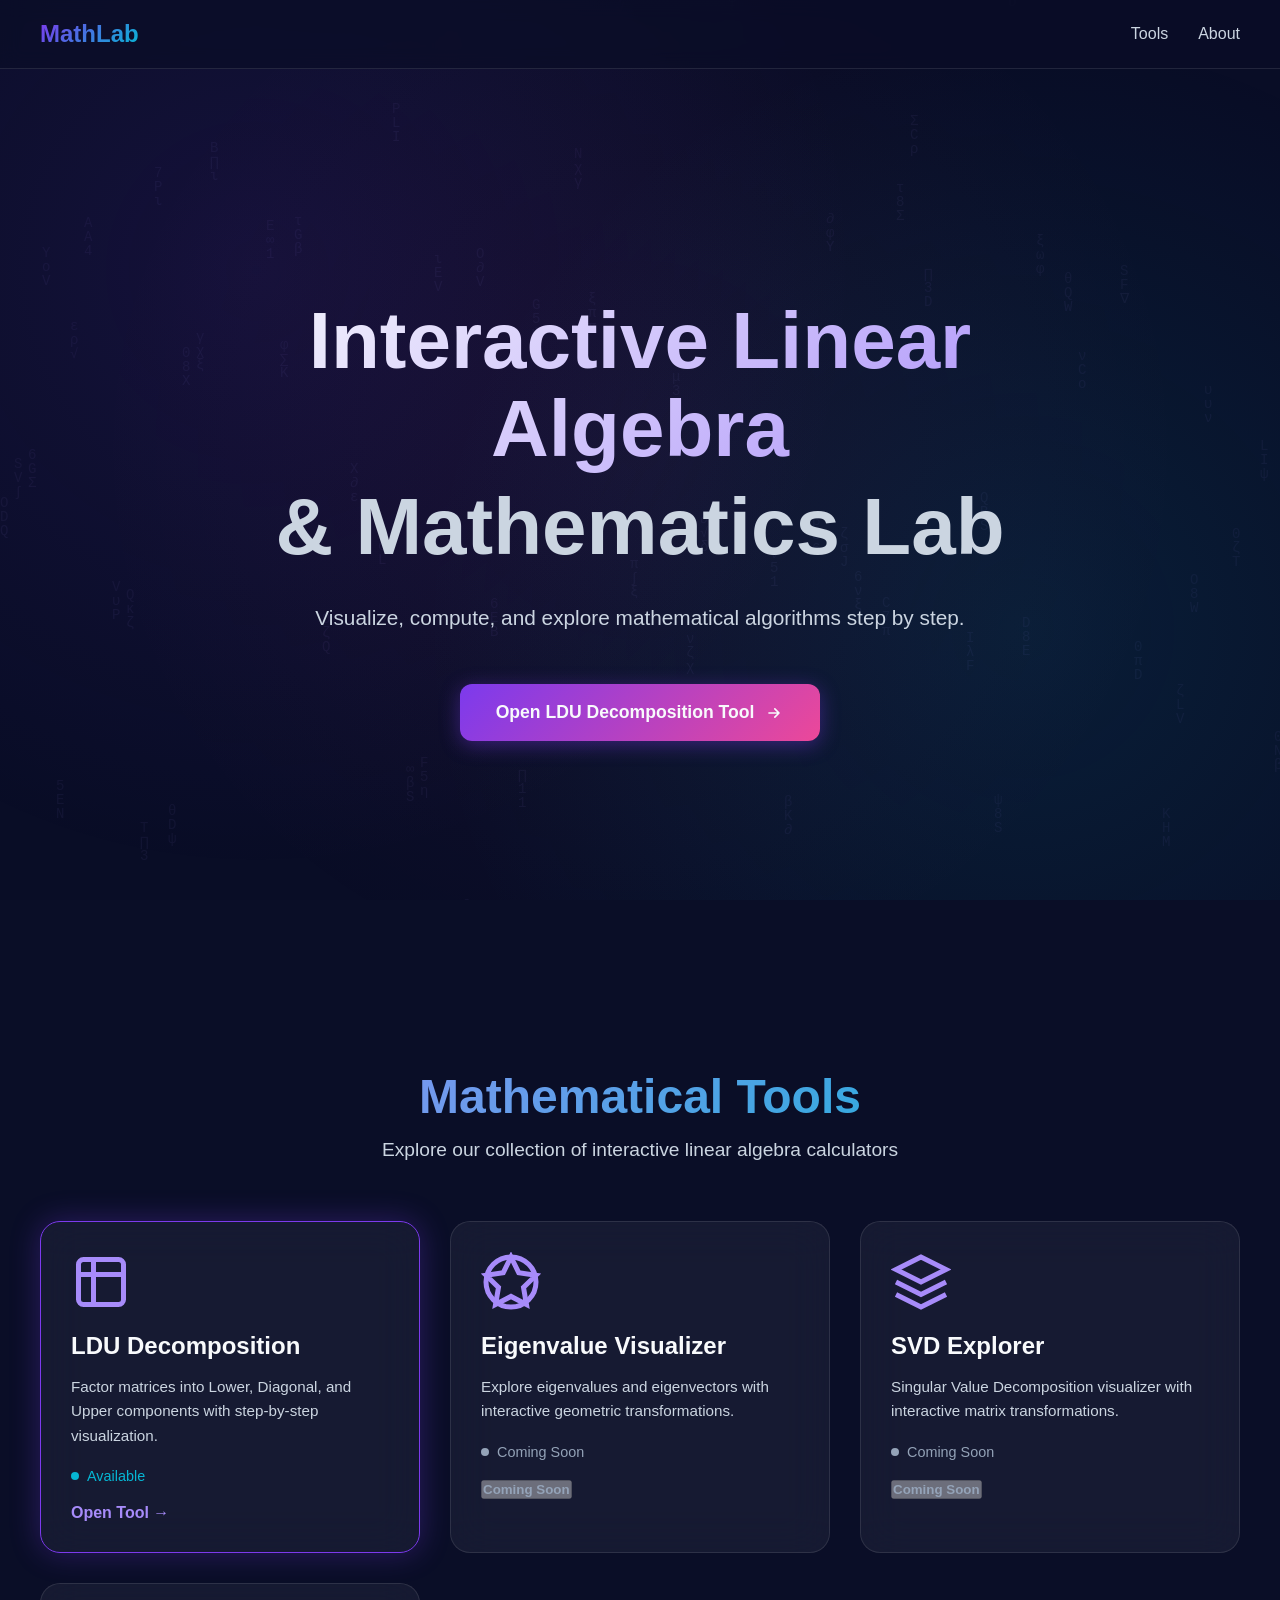
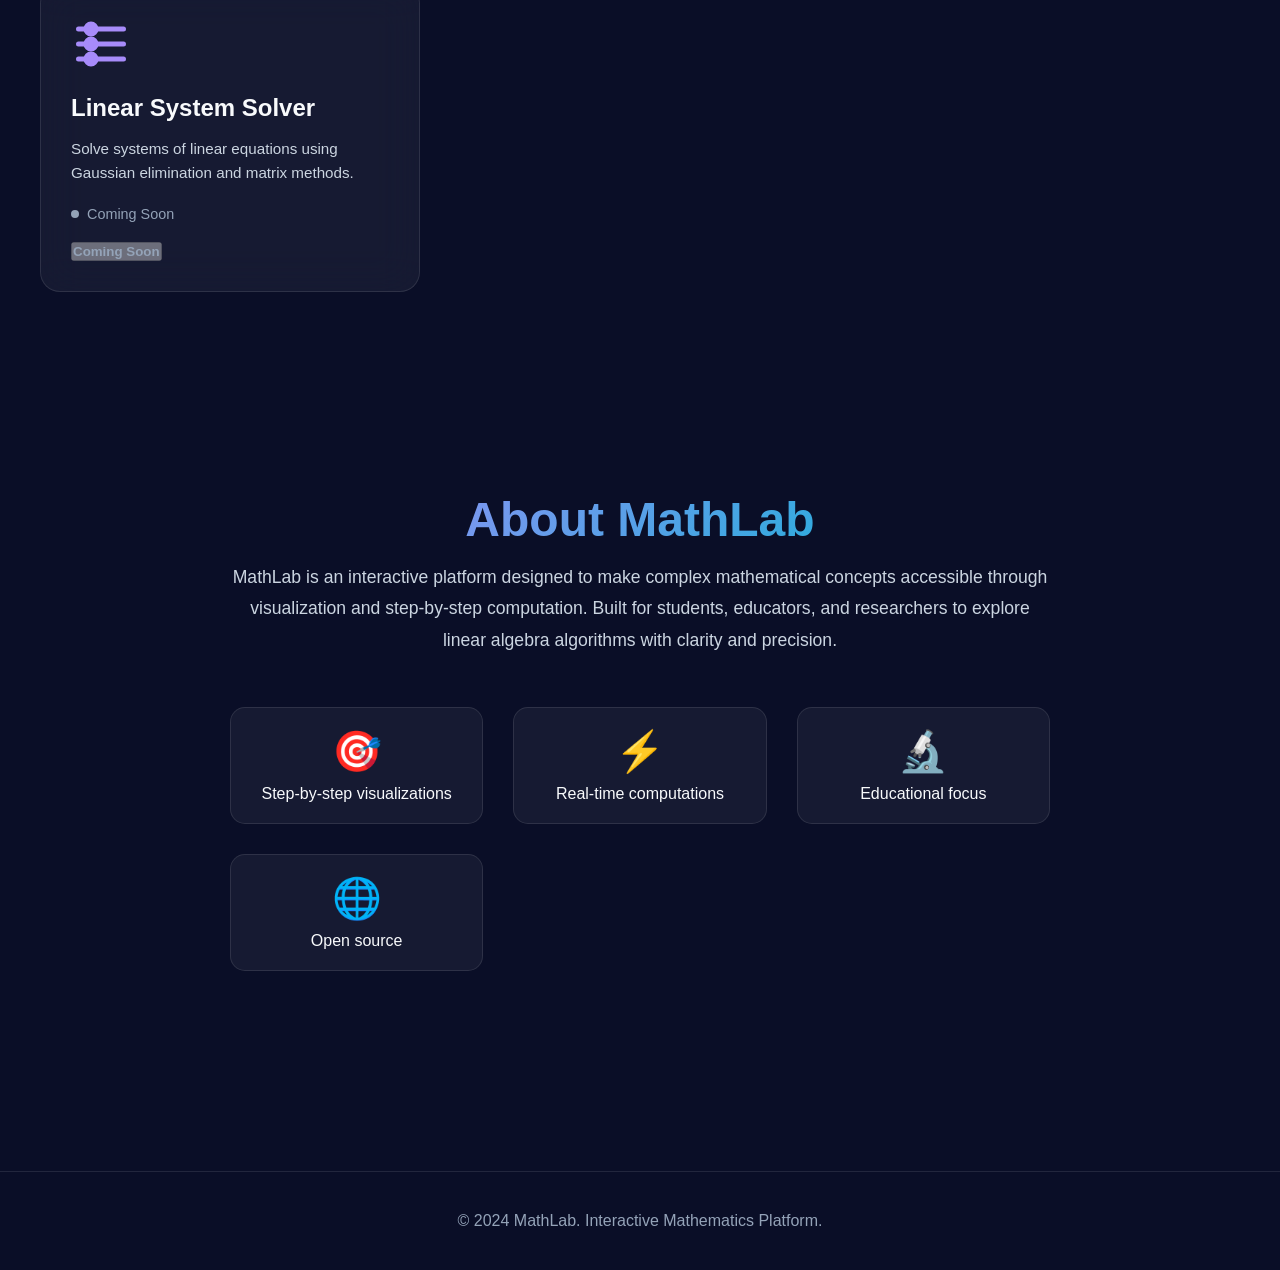
<file: landing/index.html>
<!DOCTYPE html>
<html lang="en">
<head>
    <meta charset="UTF-8">
    <meta name="viewport" content="width=device-width, initial-scale=1.0">
    <title>MathLab - Interactive Linear Algebra & Mathematics Lab</title>
    <link rel="stylesheet" href="style.css">
</head>
<body>
    <!-- Animated Background -->
    <canvas id="matrixCanvas"></canvas>
    <div class="particles-background"></div>
    
    <!-- Main Content -->
    <div class="content-wrapper">
        <!-- Navigation (Future) -->
        <nav class="nav">
            <div class="nav-brand">MathLab</div>
            <div class="nav-links">
                <a href="#tools" class="nav-link">Tools</a>
                <a href="#about" class="nav-link">About</a>
            </div>
        </nav>

        <!-- Hero Section -->
        <section class="hero">
            <div class="hero-content">
                <h1 class="hero-title">
                    <span class="title-main">Interactive Linear Algebra</span>
                    <span class="title-sub">& Mathematics Lab</span>
                </h1>
                <p class="hero-subtitle">
                    Visualize, compute, and explore mathematical algorithms step by step.
                </p>
                <div class="hero-buttons">
                    <a href="/ldu" class="btn btn-primary btn-glow">
                        <span>Open LDU Decomposition Tool</span>
                        <svg class="btn-arrow" viewBox="0 0 24 24" fill="none" stroke="currentColor">
                            <path stroke-linecap="round" stroke-linejoin="round" stroke-width="2" d="M13 7l5 5m0 0l-5 5m5-5H6"/>
                        </svg>
                    </a>
                </div>
            </div>
            
            <!-- Floating Math Symbols -->
            <div class="math-symbols">
                <span class="symbol" data-symbol="Σ">Σ</span>
                <span class="symbol" data-symbol="∫">∫</span>
                <span class="symbol" data-symbol="λ">λ</span>
                <span class="symbol" data-symbol="π">π</span>
                <span class="symbol" data-symbol="∇">∇</span>
                <span class="symbol" data-symbol="∂">∂</span>
                <span class="symbol" data-symbol="∞">∞</span>
                <span class="symbol" data-symbol="√">√</span>
                <span class="symbol" data-symbol="∑">∑</span>
                <span class="symbol" data-symbol="∏">∏</span>
            </div>
        </section>

        <!-- Tools Section -->
        <section id="tools" class="tools-section">
            <h2 class="section-title">Mathematical Tools</h2>
            <p class="section-subtitle">Explore our collection of interactive linear algebra calculators</p>
            
            <div class="tools-grid">
                <!-- LDU Decomposition Card (Active) -->
                <div class="tool-card active" data-tool="ldu">
                    <div class="card-glow"></div>
                    <div class="card-content">
                        <div class="tool-icon">
                            <svg viewBox="0 0 24 24" fill="none" stroke="currentColor">
                                <rect x="3" y="3" width="18" height="18" rx="2" stroke-width="2"/>
                                <line x1="9" y1="3" x2="9" y2="21" stroke-width="2"/>
                                <line x1="3" y1="9" x2="21" y2="9" stroke-width="2"/>
                            </svg>
                        </div>
                        <h3 class="tool-title">LDU Decomposition</h3>
                        <p class="tool-description">
                            Factor matrices into Lower, Diagonal, and Upper components with step-by-step visualization.
                        </p>
                        <div class="tool-status active-status">
                            <span class="status-dot"></span>
                            Available
                        </div>
                        <a href="/ldu" class="tool-link">Open Tool →</a>
                    </div>
                </div>

                <!-- Eigenvalue Visualizer Card (Coming Soon) -->
                <div class="tool-card coming-soon" data-tool="eigenvalue">
                    <div class="card-glow"></div>
                    <div class="card-content">
                        <div class="tool-icon">
                            <svg viewBox="0 0 24 24" fill="none" stroke="currentColor">
                                <circle cx="12" cy="12" r="10" stroke-width="2"/>
                                <path d="M12 2L15.09 8.26L22 9.27L17 14.14L18.18 21.02L12 17.77L5.82 21.02L7 14.14L2 9.27L8.91 8.26L12 2Z" stroke-width="2"/>
                            </svg>
                        </div>
                        <h3 class="tool-title">Eigenvalue Visualizer</h3>
                        <p class="tool-description">
                            Explore eigenvalues and eigenvectors with interactive geometric transformations.
                        </p>
                        <div class="tool-status coming-soon-status">
                            <span class="status-dot"></span>
                            Coming Soon
                        </div>
                        <button class="tool-link disabled" disabled>Coming Soon</button>
                    </div>
                </div>

                <!-- SVD Explorer Card (Coming Soon) -->
                <div class="tool-card coming-soon" data-tool="svd">
                    <div class="card-glow"></div>
                    <div class="card-content">
                        <div class="tool-icon">
                            <svg viewBox="0 0 24 24" fill="none" stroke="currentColor">
                                <polygon points="12 2 2 7 12 12 22 7 12 2" stroke-width="2"/>
                                <polyline points="2 17 12 22 22 17" stroke-width="2"/>
                                <polyline points="2 12 12 17 22 12" stroke-width="2"/>
                            </svg>
                        </div>
                        <h3 class="tool-title">SVD Explorer</h3>
                        <p class="tool-description">
                            Singular Value Decomposition visualizer with interactive matrix transformations.
                        </p>
                        <div class="tool-status coming-soon-status">
                            <span class="status-dot"></span>
                            Coming Soon
                        </div>
                        <button class="tool-link disabled" disabled>Coming Soon</button>
                    </div>
                </div>

                <!-- Linear System Solver Card (Coming Soon) -->
                <div class="tool-card coming-soon" data-tool="solver">
                    <div class="card-glow"></div>
                    <div class="card-content">
                        <div class="tool-icon">
                            <svg viewBox="0 0 24 24" fill="none" stroke="currentColor">
                                <path d="M3 12h18M3 6h18M3 18h18" stroke-width="2" stroke-linecap="round"/>
                                <circle cx="8" cy="12" r="2" fill="currentColor"/>
                                <circle cx="8" cy="6" r="2" fill="currentColor"/>
                                <circle cx="8" cy="18" r="2" fill="currentColor"/>
                            </svg>
                        </div>
                        <h3 class="tool-title">Linear System Solver</h3>
                        <p class="tool-description">
                            Solve systems of linear equations using Gaussian elimination and matrix methods.
                        </p>
                        <div class="tool-status coming-soon-status">
                            <span class="status-dot"></span>
                            Coming Soon
                        </div>
                        <button class="tool-link disabled" disabled>Coming Soon</button>
                    </div>
                </div>
            </div>
        </section>

        <!-- About Section -->
        <section id="about" class="about-section">
            <div class="about-content">
                <h2 class="section-title">About MathLab</h2>
                <p class="about-text">
                    MathLab is an interactive platform designed to make complex mathematical concepts 
                    accessible through visualization and step-by-step computation. Built for students, 
                    educators, and researchers to explore linear algebra algorithms with clarity and precision.
                </p>
                <div class="feature-list">
                    <div class="feature-item">
                        <span class="feature-icon">🎯</span>
                        <span>Step-by-step visualizations</span>
                    </div>
                    <div class="feature-item">
                        <span class="feature-icon">⚡</span>
                        <span>Real-time computations</span>
                    </div>
                    <div class="feature-item">
                        <span class="feature-icon">🔬</span>
                        <span>Educational focus</span>
                    </div>
                    <div class="feature-item">
                        <span class="feature-icon">🌐</span>
                        <span>Open source</span>
                    </div>
                </div>
            </div>
        </section>

        <!-- Footer -->
        <footer class="footer">
            <p>&copy; 2024 MathLab. Interactive Mathematics Platform.</p>
        </footer>
    </div>

    <script src="script.js"></script>
</body>
</html>
</file>
<file: landing/style.css>
/**
 * MathLab Landing Page Styles
 * Dark theme with glowing mathematical aesthetics
 */

/* CSS Variables */
:root {
    --bg-dark: #0a0e27;
    --bg-darker: #050815;
    --bg-card: rgba(255, 255, 255, 0.05);
    --bg-card-hover: rgba(255, 255, 255, 0.1);
    --primary: #7c3aed;
    --primary-glow: #a78bfa;
    --secondary: #06b6d4;
    --accent: #ec4899;
    --text-primary: #f8fafc;
    --text-secondary: #cbd5e1;
    --text-muted: #94a3b8;
    --border-color: rgba(255, 255, 255, 0.1);
    --shadow-glow: 0 0 30px rgba(124, 58, 237, 0.3);
    --shadow-card: 0 8px 32px rgba(0, 0, 0, 0.3);
}

/* Reset & Base Styles */
* {
    margin: 0;
    padding: 0;
    box-sizing: border-box;
}

html {
    scroll-behavior: smooth;
}

body {
    font-family: 'Segoe UI', 'SF Pro Display', -apple-system, BlinkMacSystemFont, sans-serif;
    background: var(--bg-dark);
    color: var(--text-primary);
    overflow-x: hidden;
    position: relative;
    min-height: 100vh;
}

/* Animated Background Layers */
#matrixCanvas {
    position: fixed;
    top: 0;
    left: 0;
    width: 100%;
    height: 100%;
    z-index: 0;
    opacity: 0.15;
}

.particles-background {
    position: fixed;
    top: 0;
    left: 0;
    width: 100%;
    height: 100%;
    z-index: 1;
    background: 
        radial-gradient(circle at 20% 30%, rgba(124, 58, 237, 0.1) 0%, transparent 50%),
        radial-gradient(circle at 80% 70%, rgba(6, 182, 212, 0.1) 0%, transparent 50%),
        radial-gradient(circle at 50% 50%, rgba(236, 72, 153, 0.05) 0%, transparent 70%);
    animation: backgroundPulse 15s ease-in-out infinite;
}

@keyframes backgroundPulse {
    0%, 100% { opacity: 1; transform: scale(1); }
    50% { opacity: 0.8; transform: scale(1.1); }
}

/* Main Content Wrapper */
.content-wrapper {
    position: relative;
    z-index: 2;
    min-height: 100vh;
}

/* Navigation */
.nav {
    display: flex;
    justify-content: space-between;
    align-items: center;
    padding: 20px 40px;
    position: sticky;
    top: 0;
    z-index: 100;
    backdrop-filter: blur(10px);
    background: rgba(10, 14, 39, 0.7);
    border-bottom: 1px solid var(--border-color);
}

.nav-brand {
    font-size: 1.5rem;
    font-weight: 700;
    background: linear-gradient(135deg, var(--primary), var(--secondary));
    -webkit-background-clip: text;
    -webkit-text-fill-color: transparent;
    background-clip: text;
}

.nav-links {
    display: flex;
    gap: 30px;
}

.nav-link {
    color: var(--text-secondary);
    text-decoration: none;
    font-weight: 500;
    transition: all 0.3s ease;
    position: relative;
}

.nav-link::after {
    content: '';
    position: absolute;
    bottom: -5px;
    left: 0;
    width: 0;
    height: 2px;
    background: var(--primary);
    transition: width 0.3s ease;
}

.nav-link:hover {
    color: var(--text-primary);
}

.nav-link:hover::after {
    width: 100%;
}

/* Hero Section */
.hero {
    position: relative;
    min-height: 100vh;
    display: flex;
    align-items: center;
    justify-content: center;
    padding: 100px 40px;
    text-align: center;
    overflow: hidden;
}

.hero-content {
    max-width: 900px;
    z-index: 10;
    animation: fadeInUp 1s ease-out;
}

.hero-title {
    font-size: clamp(2.5rem, 8vw, 5rem);
    font-weight: 800;
    line-height: 1.1;
    margin-bottom: 30px;
    display: flex;
    flex-direction: column;
    gap: 10px;
}

.title-main {
    background: linear-gradient(135deg, var(--text-primary), var(--primary-glow));
    -webkit-background-clip: text;
    -webkit-text-fill-color: transparent;
    background-clip: text;
    animation: gradientShift 3s ease infinite;
}

.title-sub {
    color: var(--text-secondary);
    font-weight: 600;
}

@keyframes gradientShift {
    0%, 100% { filter: hue-rotate(0deg); }
    50% { filter: hue-rotate(10deg); }
}

.hero-subtitle {
    font-size: clamp(1rem, 2vw, 1.3rem);
    color: var(--text-secondary);
    margin-bottom: 50px;
    line-height: 1.6;
}

.hero-buttons {
    display: flex;
    justify-content: center;
    gap: 20px;
    flex-wrap: wrap;
}

/* Buttons */
.btn {
    display: inline-flex;
    align-items: center;
    gap: 10px;
    padding: 18px 36px;
    font-size: 1.1rem;
    font-weight: 600;
    text-decoration: none;
    border: none;
    border-radius: 12px;
    cursor: pointer;
    transition: all 0.3s ease;
    position: relative;
    overflow: hidden;
}

.btn-primary {
    background: linear-gradient(135deg, var(--primary), var(--accent));
    color: var(--text-primary);
    box-shadow: 0 4px 20px rgba(124, 58, 237, 0.4);
}

.btn-primary:hover {
    transform: translateY(-3px);
    box-shadow: 0 8px 30px rgba(124, 58, 237, 0.6);
}

.btn-glow {
    position: relative;
}

.btn-glow::before {
    content: '';
    position: absolute;
    top: 50%;
    left: 50%;
    width: 0;
    height: 0;
    border-radius: 50%;
    background: rgba(255, 255, 255, 0.3);
    transform: translate(-50%, -50%);
    transition: width 0.6s, height 0.6s;
}

.btn-glow:hover::before {
    width: 300px;
    height: 300px;
}

.btn-arrow {
    width: 20px;
    height: 20px;
    transition: transform 0.3s ease;
}

.btn:hover .btn-arrow {
    transform: translateX(5px);
}

/* Floating Math Symbols */
.math-symbols {
    position: absolute;
    width: 100%;
    height: 100%;
    top: 0;
    left: 0;
    pointer-events: none;
    z-index: 5;
}

.symbol {
    position: absolute;
    font-size: 3rem;
    color: rgba(167, 139, 250, 0.2);
    font-weight: 300;
    animation: float 20s infinite linear;
    opacity: 0;
}

.symbol:nth-child(1) { left: 10%; animation-delay: 0s; animation-duration: 15s; }
.symbol:nth-child(2) { left: 20%; animation-delay: 2s; animation-duration: 18s; }
.symbol:nth-child(3) { left: 30%; animation-delay: 4s; animation-duration: 20s; }
.symbol:nth-child(4) { left: 40%; animation-delay: 1s; animation-duration: 17s; }
.symbol:nth-child(5) { left: 50%; animation-delay: 3s; animation-duration: 19s; }
.symbol:nth-child(6) { left: 60%; animation-delay: 5s; animation-duration: 16s; }
.symbol:nth-child(7) { left: 70%; animation-delay: 2.5s; animation-duration: 21s; }
.symbol:nth-child(8) { left: 80%; animation-delay: 4.5s; animation-duration: 18s; }
.symbol:nth-child(9) { left: 90%; animation-delay: 1.5s; animation-duration: 17s; }
.symbol:nth-child(10) { left: 15%; animation-delay: 3.5s; animation-duration: 19s; }

@keyframes float {
    0% {
        bottom: -100px;
        opacity: 0;
        transform: translateX(0) rotate(0deg);
    }
    10% {
        opacity: 0.3;
    }
    90% {
        opacity: 0.3;
    }
    100% {
        bottom: 100vh;
        opacity: 0;
        transform: translateX(50px) rotate(360deg);
    }
}

/* Tools Section */
.tools-section {
    padding: 100px 40px;
    max-width: 1400px;
    margin: 0 auto;
}

.section-title {
    font-size: clamp(2rem, 5vw, 3rem);
    font-weight: 700;
    text-align: center;
    margin-bottom: 15px;
    background: linear-gradient(135deg, var(--primary-glow), var(--secondary));
    -webkit-background-clip: text;
    -webkit-text-fill-color: transparent;
    background-clip: text;
}

.section-subtitle {
    text-align: center;
    color: var(--text-secondary);
    font-size: 1.2rem;
    margin-bottom: 60px;
}

/* Tools Grid */
.tools-grid {
    display: grid;
    grid-template-columns: repeat(auto-fit, minmax(300px, 1fr));
    gap: 30px;
    margin-top: 50px;
}

/* Glassmorphism Tool Cards */
.tool-card {
    position: relative;
    background: var(--bg-card);
    backdrop-filter: blur(20px);
    border: 1px solid var(--border-color);
    border-radius: 20px;
    padding: 30px;
    transition: all 0.4s cubic-bezier(0.4, 0, 0.2, 1);
    overflow: hidden;
    cursor: pointer;
}

.tool-card::before {
    content: '';
    position: absolute;
    top: 0;
    left: 0;
    right: 0;
    bottom: 0;
    background: linear-gradient(135deg, rgba(124, 58, 237, 0.1), rgba(6, 182, 212, 0.1));
    opacity: 0;
    transition: opacity 0.4s ease;
    border-radius: 20px;
}

.tool-card:hover::before {
    opacity: 1;
}

.card-glow {
    position: absolute;
    top: -50%;
    left: -50%;
    width: 200%;
    height: 200%;
    background: radial-gradient(circle, rgba(124, 58, 237, 0.2) 0%, transparent 70%);
    opacity: 0;
    transition: opacity 0.4s ease;
    pointer-events: none;
}

.tool-card:hover .card-glow {
    opacity: 1;
}

.tool-card.active {
    border-color: var(--primary);
    box-shadow: 0 0 30px rgba(124, 58, 237, 0.3);
}

.tool-card.coming-soon {
    opacity: 0.6;
    cursor: not-allowed;
}

.tool-card.coming-soon:hover {
    transform: none;
}

.tool-card:hover:not(.coming-soon) {
    transform: translateY(-10px);
    background: var(--bg-card-hover);
    box-shadow: var(--shadow-card);
    border-color: var(--primary-glow);
}

.card-content {
    position: relative;
    z-index: 2;
}

.tool-icon {
    width: 60px;
    height: 60px;
    margin-bottom: 20px;
    color: var(--primary-glow);
    animation: iconFloat 3s ease-in-out infinite;
}

@keyframes iconFloat {
    0%, 100% { transform: translateY(0); }
    50% { transform: translateY(-10px); }
}

.tool-icon svg {
    width: 100%;
    height: 100%;
    stroke-width: 2;
}

.tool-title {
    font-size: 1.5rem;
    font-weight: 600;
    margin-bottom: 15px;
    color: var(--text-primary);
}

.tool-description {
    color: var(--text-secondary);
    line-height: 1.6;
    margin-bottom: 20px;
    font-size: 0.95rem;
}

.tool-status {
    display: flex;
    align-items: center;
    gap: 8px;
    margin-bottom: 20px;
    font-size: 0.9rem;
    font-weight: 500;
}

.active-status {
    color: var(--secondary);
}

.coming-soon-status {
    color: var(--text-muted);
}

.status-dot {
    width: 8px;
    height: 8px;
    border-radius: 50%;
    background: currentColor;
    animation: pulse 2s ease infinite;
}

.active-status .status-dot {
    background: var(--secondary);
}

@keyframes pulse {
    0%, 100% { opacity: 1; transform: scale(1); }
    50% { opacity: 0.7; transform: scale(1.2); }
}

.tool-link {
    display: inline-flex;
    align-items: center;
    gap: 5px;
    color: var(--primary-glow);
    text-decoration: none;
    font-weight: 600;
    transition: all 0.3s ease;
}

.tool-link:hover {
    gap: 10px;
    color: var(--secondary);
}

.tool-link.disabled {
    color: var(--text-muted);
    cursor: not-allowed;
    pointer-events: none;
}

/* About Section */
.about-section {
    padding: 100px 40px;
    max-width: 900px;
    margin: 0 auto;
    text-align: center;
}

.about-text {
    font-size: 1.1rem;
    line-height: 1.8;
    color: var(--text-secondary);
    margin-bottom: 40px;
}

.feature-list {
    display: grid;
    grid-template-columns: repeat(auto-fit, minmax(200px, 1fr));
    gap: 30px;
    margin-top: 50px;
}

.feature-item {
    display: flex;
    flex-direction: column;
    align-items: center;
    gap: 10px;
    padding: 20px;
    background: var(--bg-card);
    border-radius: 15px;
    border: 1px solid var(--border-color);
    transition: all 0.3s ease;
}

.feature-item:hover {
    transform: translateY(-5px);
    border-color: var(--primary);
}

.feature-icon {
    font-size: 2.5rem;
}

/* Footer */
.footer {
    text-align: center;
    padding: 40px 20px;
    color: var(--text-muted);
    border-top: 1px solid var(--border-color);
    margin-top: 100px;
}

/* Animations */
@keyframes fadeInUp {
    from {
        opacity: 0;
        transform: translateY(30px);
    }
    to {
        opacity: 1;
        transform: translateY(0);
    }
}

/* Responsive Design */
@media (max-width: 768px) {
    .nav {
        padding: 15px 20px;
        flex-direction: column;
        gap: 15px;
    }

    .nav-links {
        gap: 20px;
    }

    .hero {
        padding: 60px 20px;
    }

    .tools-section,
    .about-section {
        padding: 60px 20px;
    }

    .tools-grid {
        grid-template-columns: 1fr;
    }

    .feature-list {
        grid-template-columns: 1fr;
    }
}

@media (max-width: 480px) {
    .hero-title {
        font-size: 2rem;
    }

    .btn {
        padding: 14px 28px;
        font-size: 1rem;
    }
}

/* Smooth Scroll */
html {
    scroll-padding-top: 80px;
}
</file>
